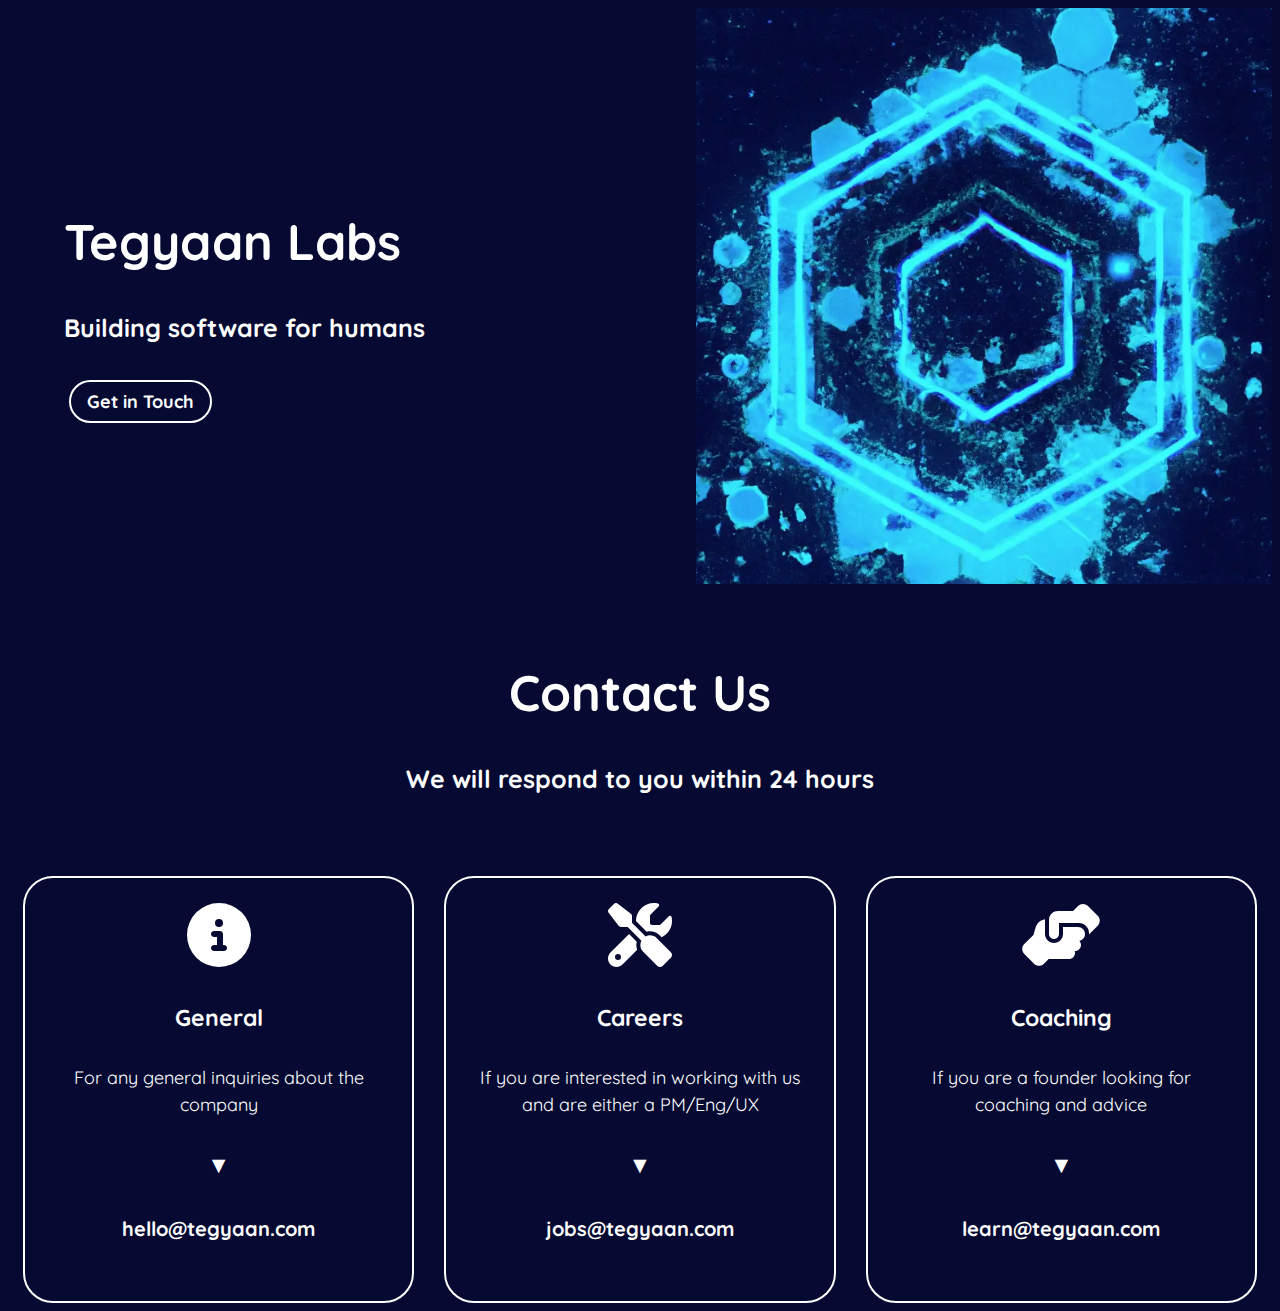
<file: index.html>
<!DOCTYPE html>
<html lang="en">
  <head>
    <meta charset="utf-8" />
    <title>Tegyaan Labs</title>

    <meta name="viewport" content="width=device-width, initial-scale=1" />
    <meta name="description" content="Tegyaan Labs LTD" />

    <link href="https://fonts.googleapis.com/css?family=Quicksand&amp;display=swap&amp;subset=latin,latin-ext" rel="stylesheet" type="text/css" />
    <link rel="stylesheet" type="text/css" href="base.css" />
    <link rel="icon" href="/favicon.ico" />
    <script type="text/javascript">
      // Smooth scroll function
      function smoothScroll(target, duration) {
          var targetElement = document.querySelector(target);
          var targetPosition = targetElement.getBoundingClientRect().top;
          var startPosition = window.pageYOffset || document.documentElement.scrollTop;
          var distance = targetPosition - startPosition;
          var startTime = null;

          function scrollAnimation(currentTime) {
              if (startTime === null) {
                  startTime = currentTime;
              }
              var timeElapsed = currentTime - startTime;
              var scrollProgress = easeInOutQuad(timeElapsed, startPosition, distance, duration);
              window.scrollTo(0, scrollProgress);
              if (timeElapsed < duration) {
                  requestAnimationFrame(scrollAnimation);
              }
          }

          // Easing equation: easeInOutQuad
          function easeInOutQuad(t, b, c, d) {
              t /= d / 2;
              if (t < 1) return c / 2 * t * t + b;
              t--;
              return -c / 2 * (t * (t - 2) - 1) + b;
          }

          requestAnimationFrame(scrollAnimation);
      }

    </script>
  </head>
  <body>
    <div class="container-div">
      <div class="left-div">
        <div class="left-div-inner">
          <h1>Tegyaan Labs</h1>
          <h3>Building software for humans</h3>
          <a href="#contact" class="contact-button" onclick="smoothScroll('#contact', 1000)">Get in Touch</a>
        </div>
      </div>
      <div class="right-div">
        <img class="right-div" src="abstract-logo.webp" alt="startup square" />
      </div>
    </div>
    <h1 id="contact" style="text-align: center;padding-top:40px">Contact Us</h1>
    <h3 style="text-align: center">We will respond to you within 24 hours</h3>
    <div class="cards">
    <div class="card">
      <div class="inner-card">
        <!-- Generated with https://fontawesome.com/icons/info-circle?f=classic&s=solid&pc=%23ffffff -->
      <svg class="svg-icon" xmlns="http://www.w3.org/2000/svg" height="4em" viewBox="0 0 512 512"><!--! Font Awesome Free 6.4.2 by @fontawesome - https://fontawesome.com License - https://fontawesome.com/license (Commercial License) Copyright 2023 Fonticons, Inc. --><path d="M256 512A256 256 0 1 0 256 0a256 256 0 1 0 0 512zM216 336h24V272H216c-13.3 0-24-10.7-24-24s10.7-24 24-24h48c13.3 0 24 10.7 24 24v88h8c13.3 0 24 10.7 24 24s-10.7 24-24 24H216c-13.3 0-24-10.7-24-24s10.7-24 24-24zm40-208a32 32 0 1 1 0 64 32 32 0 1 1 0-64z"/></svg>
      <h4>General</h4>
      <p>For any general inquiries about the company</p>
      <h4>&#x25BC;</h4>
      <h5>
      <a class="email-button" rel="noopener noreferrer" href="mailto:hello@tegyaan.com">hello@tegyaan.com</a>
      </h5>
      </div>
    </div>
    <div class="card">
      <div class="inner-card">
        <!-- Generated with https://fontawesome.com/icons/tools?f=classic&s=solid&pc=%23ffffff -->
      <svg class="svg-icon" xmlns="http://www.w3.org/2000/svg" height="4em" viewBox="0 0 512 512"><!--! Font Awesome Free 6.4.2 by @fontawesome - https://fontawesome.com License - https://fontawesome.com/license (Commercial License) Copyright 2023 Fonticons, Inc. --><path d="M78.6 5C69.1-2.4 55.6-1.5 47 7L7 47c-8.5 8.5-9.4 22-2.1 31.6l80 104c4.5 5.9 11.6 9.4 19 9.4h54.1l109 109c-14.7 29-10 65.4 14.3 89.6l112 112c12.5 12.5 32.8 12.5 45.3 0l64-64c12.5-12.5 12.5-32.8 0-45.3l-112-112c-24.2-24.2-60.6-29-89.6-14.3l-109-109V104c0-7.5-3.5-14.5-9.4-19L78.6 5zM19.9 396.1C7.2 408.8 0 426.1 0 444.1C0 481.6 30.4 512 67.9 512c18 0 35.3-7.2 48-19.9L233.7 374.3c-7.8-20.9-9-43.6-3.6-65.1l-61.7-61.7L19.9 396.1zM512 144c0-10.5-1.1-20.7-3.2-30.5c-2.4-11.2-16.1-14.1-24.2-6l-63.9 63.9c-3 3-7.1 4.7-11.3 4.7H352c-8.8 0-16-7.2-16-16V102.6c0-4.2 1.7-8.3 4.7-11.3l63.9-63.9c8.1-8.1 5.2-21.8-6-24.2C388.7 1.1 378.5 0 368 0C288.5 0 224 64.5 224 144l0 .8 85.3 85.3c36-9.1 75.8 .5 104 28.7L429 274.5c49-23 83-72.8 83-130.5zM56 432a24 24 0 1 1 48 0 24 24 0 1 1 -48 0z"/></svg>
      <h4>Careers</h4>
      <p>If you are interested in working with us and are either a PM/Eng/UX</p>
      <h4>&#x25BC;</h4>
      <h5>
      <a class="email-button" rel="noopener noreferrer" href="mailto:jobs@tegyaan.com">jobs@tegyaan.com</a>
      </h5>
      </div>
    </div>
    <div class="card">
      <div class="inner-card">
        <!-- Generated with https://fontawesome.com/icons/hands-helping?f=classic&s=solid&pc=%23ffffff -->
      <svg class="svg-icon" xmlns="http://www.w3.org/2000/svg" height="4em" viewBox="0 0 640 512"><!--! Font Awesome Free 6.4.2 by @fontawesome - https://fontawesome.com License - https://fontawesome.com/license (Commercial License) Copyright 2023 Fonticons, Inc. --><path d="M544 248v3.3l69.7-69.7c21.9-21.9 21.9-57.3 0-79.2L535.6 24.4c-21.9-21.9-57.3-21.9-79.2 0L416.3 64.5c-2.7-.3-5.5-.5-8.3-.5H296c-37.1 0-67.6 28-71.6 64H224V248c0 22.1 17.9 40 40 40s40-17.9 40-40V176c0 0 0-.1 0-.1V160l16 0 136 0c0 0 0 0 .1 0H464c44.2 0 80 35.8 80 80v8zM336 192v56c0 39.8-32.2 72-72 72s-72-32.2-72-72V129.4c-35.9 6.2-65.8 32.3-76 68.2L99.5 255.2 26.3 328.4c-21.9 21.9-21.9 57.3 0 79.2l78.1 78.1c21.9 21.9 57.3 21.9 79.2 0l37.7-37.7c.9 0 1.8 .1 2.7 .1H384c26.5 0 48-21.5 48-48c0-5.6-1-11-2.7-16H432c26.5 0 48-21.5 48-48c0-12.8-5-24.4-13.2-33c25.7-5 45.1-27.6 45.2-54.8v-.4c-.1-30.8-25.1-55.8-56-55.8c0 0 0 0 0 0l-120 0z"/></svg>
      <h4>Coaching</h4>
      <p>If you are a founder looking for coaching and advice</p>
      <h4>&#x25BC;</h4>
      <h5>
      <a class="email-button" rel="noopener noreferrer" href="mailto:learn@tegyaan.com">learn@tegyaan.com</a>
      </h5>
      </div>
    </div>
    </div>
  </body>
</html>
</file>
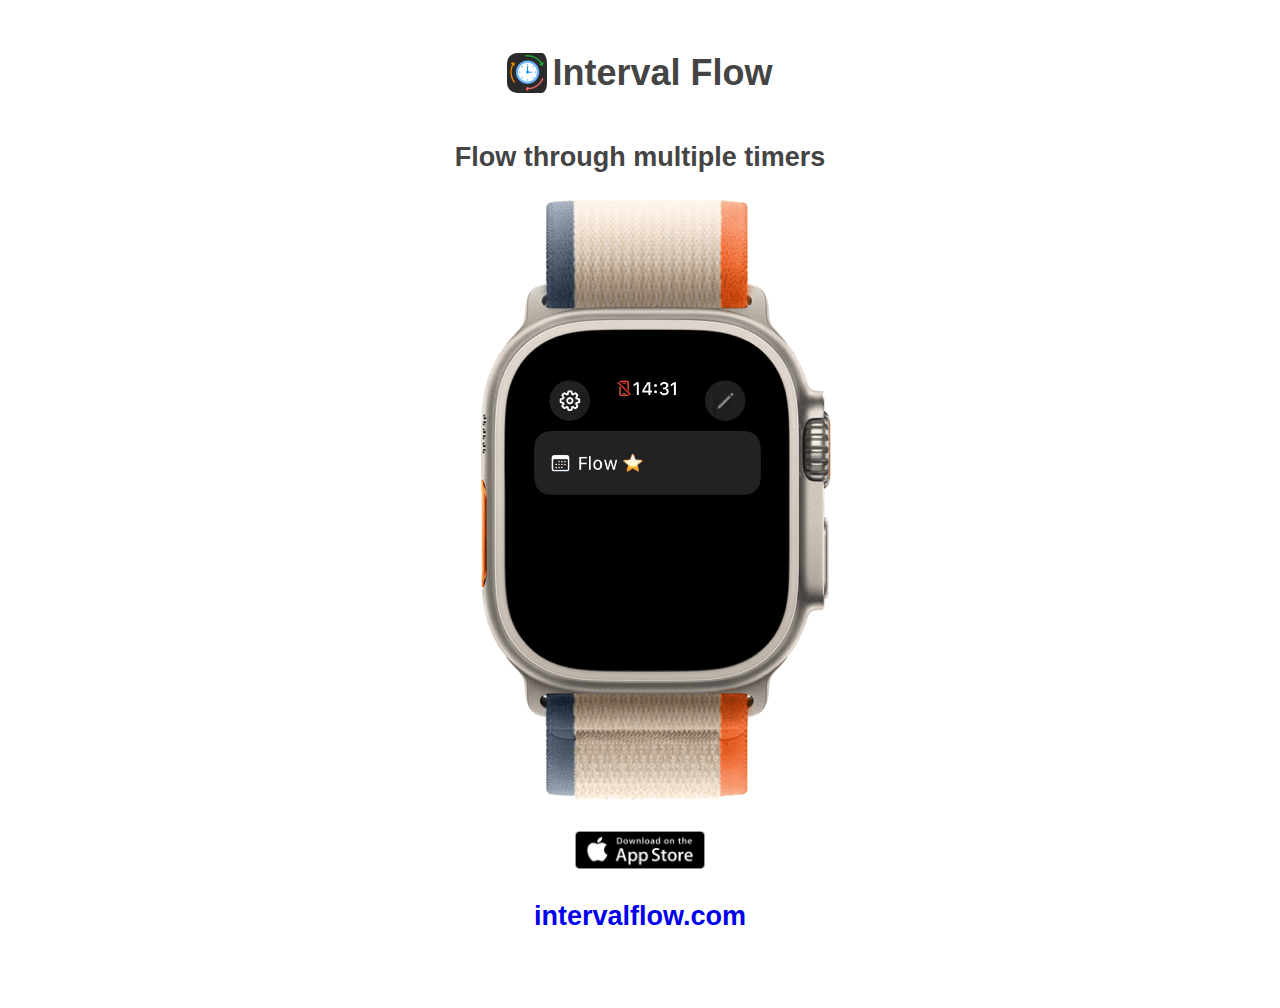
<file: intervalflow/index.html>
<!DOCTYPE html>
<html lang="en">
  <head>
    <meta charset="utf-8"/>
    <title>Interval Flow for Watch OS</title>

    <meta name="viewport" content="width=device-width, initial-scale=1"/>
    <meta name="description" content="Interval Flow for Watch OS"/>

    <link rel="stylesheet" href="style.css" type="text/css"/>
    <link rel="icon" href="favicon.ico"/>

    <meta name="og:type" content="video" />
    <meta name="og:title" content="Interval Flow for Watch OS" />
    <meta name="og:description" content="Flow through with multiple timers"/>
    <meta name="og:url" content="https://tegyaan.com/intervalflow" />
    <meta name="twitter:card" content="player" />
    <meta name="twitter:title" content="Interval Flow for Watch OS" />
    <meta name="twitter:description" content="Flow through with multiple timers"/>
    <meta name="twitter:site" content="@tegyaan" />
    <meta name="twitter:player" content="https://tegyaan.com/intervalflow/video_product.mp4" />
    <meta name="twitter:player:width" content="360" />
    <meta name="twitter:player:height" content="200" />
  </head>
  <body>
    <br/>
    <div>
      <img src="favicon.png" alt="favicon for site" style="width: 40px; padding-right: 5px; border-radius: 10px"/><h1 style="display: inline;">Interval Flow</h1>
    </div>
    <div>
      <h2>Flow through multiple timers</h2>
    </div>
    <div style="display: flex; justify-content: center; align-items: center;">
      <img id="animated_product" src="animated_product.gif" alt="Screenshot of Interval Flow app" style="width: 200%; padding-right: 5px; border-radius: 30px"/>
    </div>
    <br/>
    <div>
      <a href="https://apps.apple.com/app/id6469113776">
        <img src="download-on-app-store.png" alt="download-on-app-store.png" style="max-width: 13ch;"/>
      </a>
    </div>
    <div>
      <h2 id="support"><a href="https://intervalflow.com">intervalflow.com</a></h2>
    </div>
    <br/>
    <br/>
  </body>
</html>
</file>
<file: base.css>
body {
    background: #060a32;
}

h1, h3, a, h4, p {
    font-family: "Quicksand";
    color: #ffffff;
}

h1 {
    font-size: 50px;
    line-height: 1.4em;
    font-weight: 700;
}

h3 {
    font-size: 25px;
    line-height: 1.4em;
    margin-bottom: 40px;
}

h4 {
    font-weight: bold;
    font-size: 23px;
    line-height: 1.4em;
}

h5 {
    line-height: 1.4em;
    font-size: 1.25rem;
}

p {
    font-size: 18px;
    line-height: 1.5em;
}

.svg {
    width: 2em;
    height: 2em;
    vertical-align: -0.125em;
  }

.svg-icon {
    fill: #ffffff;
}

.contact-button {
    border-color: #ffffff;
    border-style: solid;
    border-radius: 40px;
    border: 2px solid #ffffff;
    background-color: transparent;
    padding-right: 28px;
    padding-left: 28px;
    font-size: 18px;
    line-height: 34px;
    font-weight: bold;
    margin: 3px 5px 3px 5px;
    padding: .5rem 1rem;
    text-decoration: none;
    transition: color .15s ease-in-out,background-color .15s ease-in-out,border-color .15s ease-in-out,box-shadow .15s ease-in-out;
}

.email-button {
    text-decoration: none;
    transition: color .15s ease-in-out,background-color .15s ease-in-out,border-color .15s ease-in-out,box-shadow .15s ease-in-out;
}

.email-button:hover {
    color: #03bafc;
}

.contact-button:hover {
    color: #03bafc;
    border-color: #03bafc;
}

.container-div {
    display: flex;
    width: 100%;
    max-width: 100%;
}

.left-div {
    margin-left: auto;
    padding: 28px 28px 28px 28px;
    align-self: center;
    flex: 0 0 50%;
    max-width: 50%;
}

.left-div-inner {
    padding: 28px 28px 28px 28px;
}

.right-div {
    margin-right: auto;
    padding-right: 0;
    padding-left: 0;
    max-width: 50%;
    display: flex;
    justify-content: center;
    align-items: center;
}

.right-div img {
    max-width: 100%;
    max-height: 100%;
}

.cards {
    display: flex;
    justify-content: space-between;
    width: 100%;
    max-width: 100%;
    flex-wrap: wrap;
    padding-top: 40px;
    box-sizing: border-box;
}

.card {
    text-align: center;
    background-color: transparent;
    max-width: calc(33.33% - 30px);
    flex: 0 0 calc(33.33% - 30px);
    padding: 0 15px;
}

.inner-card {
    text-align: center;
    border-color: #ffffff;
    border-style: solid;
    border-radius: 30px;
    border: 2px solid #ffffff;
    background-color: transparent;
    padding: 25px;
    flex-direction: column;
}

.inner-card:hover {
    border-color: #03bafc;
}

/* Media Query for phone (max-width 767px) */
@media only screen and (max-width: 767px) {
    .container-div {
        flex-direction: column;
        align-items: center;
    }

    .left-div {
        margin-left: 0;
        margin-right: 0;
        max-width: 100%;
        text-align: center;
    }

    .right-div {
        margin-top: 20px; /* Add some spacing between the divs */
        max-width: 100%;
    }

    h1 {
        font-size: 35px;
        line-height: 1.4em;
        font-weight: 700;
    }

    h3 {
        font-size: 20px;
        line-height: 1.4em;
        margin-bottom: 40px;
    }

    .left-div-inner {
        padding: 0px 0px 0px 0px; /* Keeps all in the same line */
    }
  .cards {
    justify-content: center;
    padding-top: 20px;
  }

  .card {
    max-width: calc(100% - 30px);
    flex: 0 0 calc(100% - 30px);
    margin-bottom: 20px;
  }
}
</file>
<file: intervalflow/style.css>
body {
    padding:0 10px;
    font:18px/1.5 -apple-system,
         BlinkMacSystemFont,
         "Segoe UI",
         Roboto,
         "Helvetica Neue",
         Arial,
         "Noto Sans",
         sans-serif,
         "Apple Color Emoji",
         "Segoe UI Emoji",
         "Segoe UI Symbol",
         "Noto Color Emoji";
    color:#444;
    margin: auto;
}

html, body {
    height: 100%;
    margin: auto;
    max-width: 88ch;
}

h1,h2,h3 {
    line-height:1.2
}

div {
    display: flex;
    justify-content: center;
    align-items: center;
}

.animated_product {
    width: 100%;
}

@media screen and (max-width: 600px) {
    .animated_product {
        width: 150%;
    }
}

.header-div {
    height: 100%;
    min-height: 100%;
    text-align:center;
    box-sizing: border-box;
    overflow-x: hidden;
    overflow-y: hidden;
}

.promo-video-container {
    height: 100vh;
    height: calc(var(--vh, 1vh) * 100);
    display: table-cell;
    vertical-align: middle;
}

.promo-video {
    max-width: 100%;
}

/* Running on touch device? */
/* @media (hover: none) { */
/*     .promo-video-container { */
/*         height:86vh; */
/*     } */
/* } */

a:link {
    text-decoration: none;
}

a:visited {
    text-decoration: none;
}

a:hover {
    text-decoration: none;
}

a:active {
    text-decoration: none;
}

/* Just a parent container for the videos */
.videos {
    margin: 20px auto;
    max-width: 700px;
}

/* Play overlay */

.video-wrap {
    position: relative;
    max-width: 700px;
    width: 100%;
    margin-bottom: 10px;
}

.video-wrap .placeholder {
    max-width: 700px;
    width: 100%;
}

/* SVG play button container */
.video-wrap .play-btn {
    position: absolute;
    max-width: 700px;
    width: 60px;
    height: 60px;
    left: 50%;
    top: 50%;
    transform: translate(-50%, -50%);
    /* Let video tag handle click events */
    pointer-events: none;
}

.video-wrap .play-btn svg {
    transition: all .2s ease;
    fill: #aaaaaa;
    /* Let video tag handle click events */
    pointer-events: none;
}

@media screen and (max-width: 600px) {
    .video-wrap .play-btn {
        width: 60px;
        height: 60px;
    }
}
</file>
